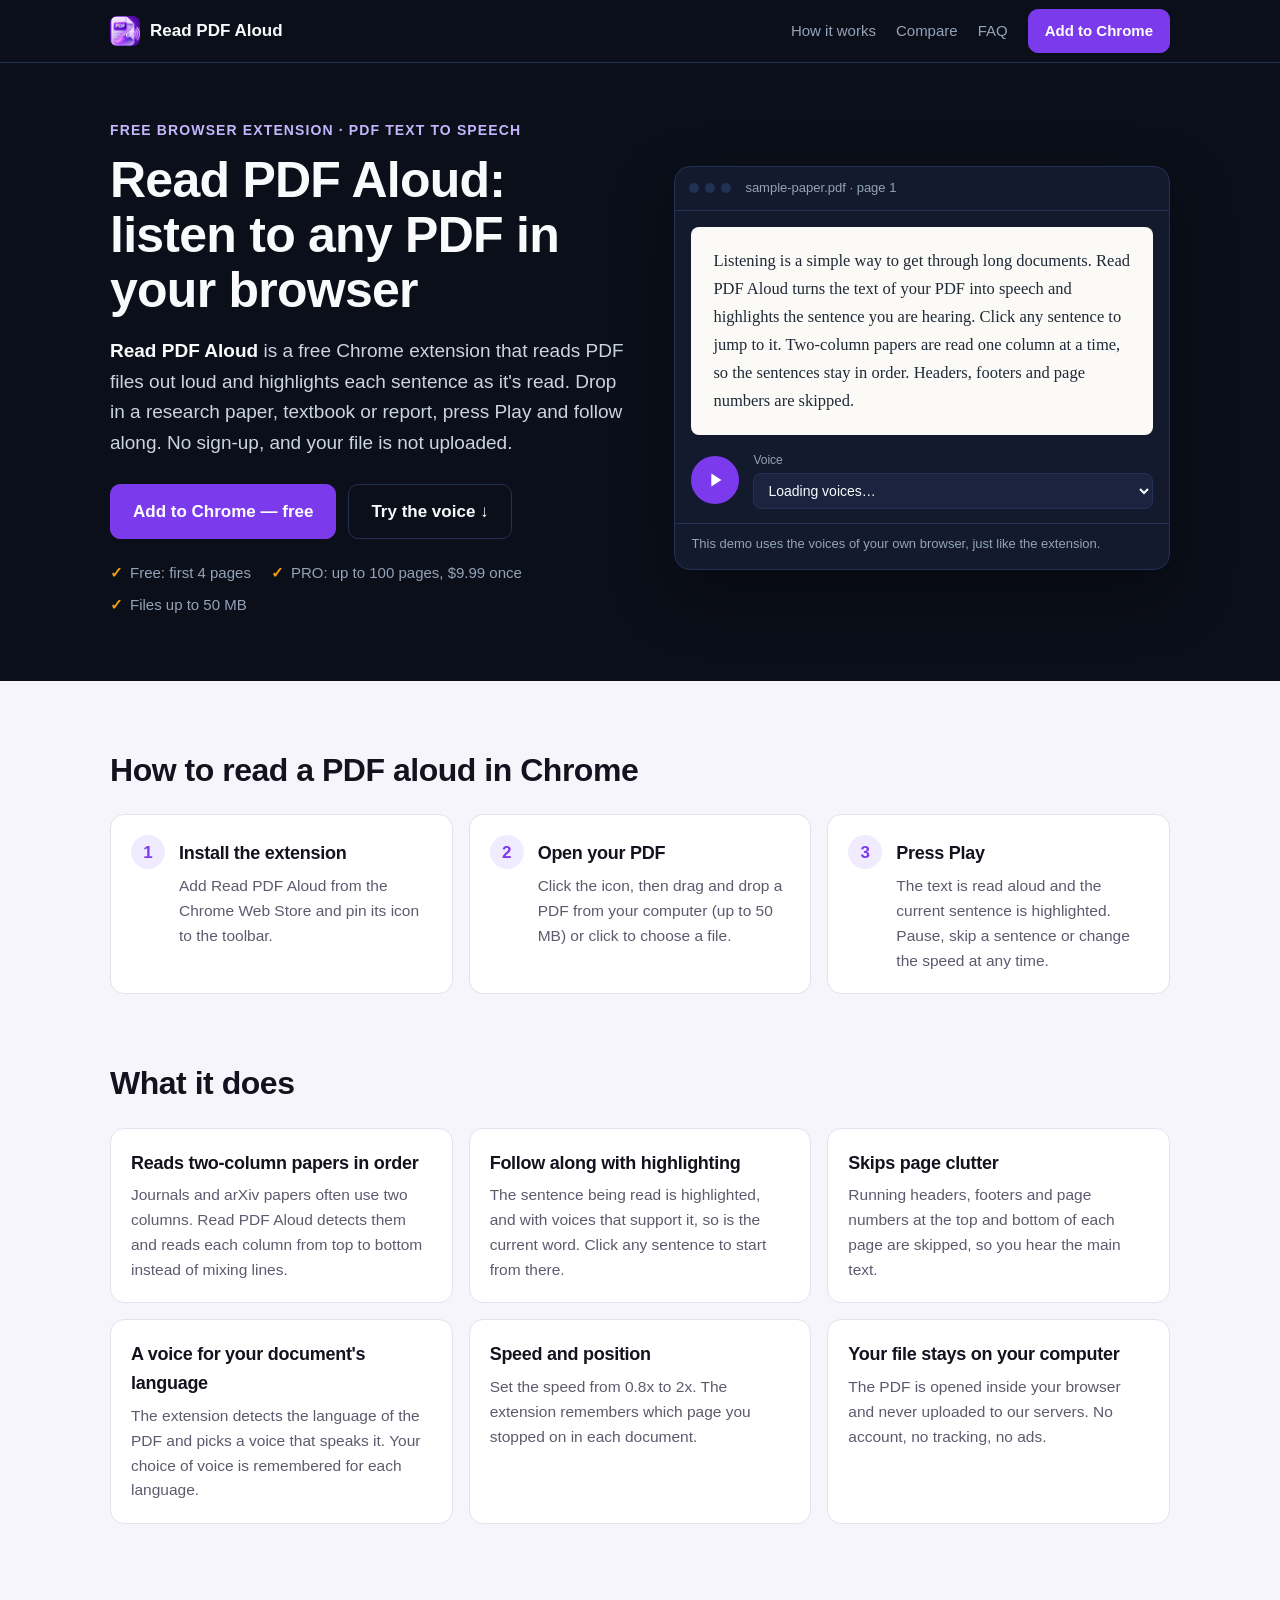
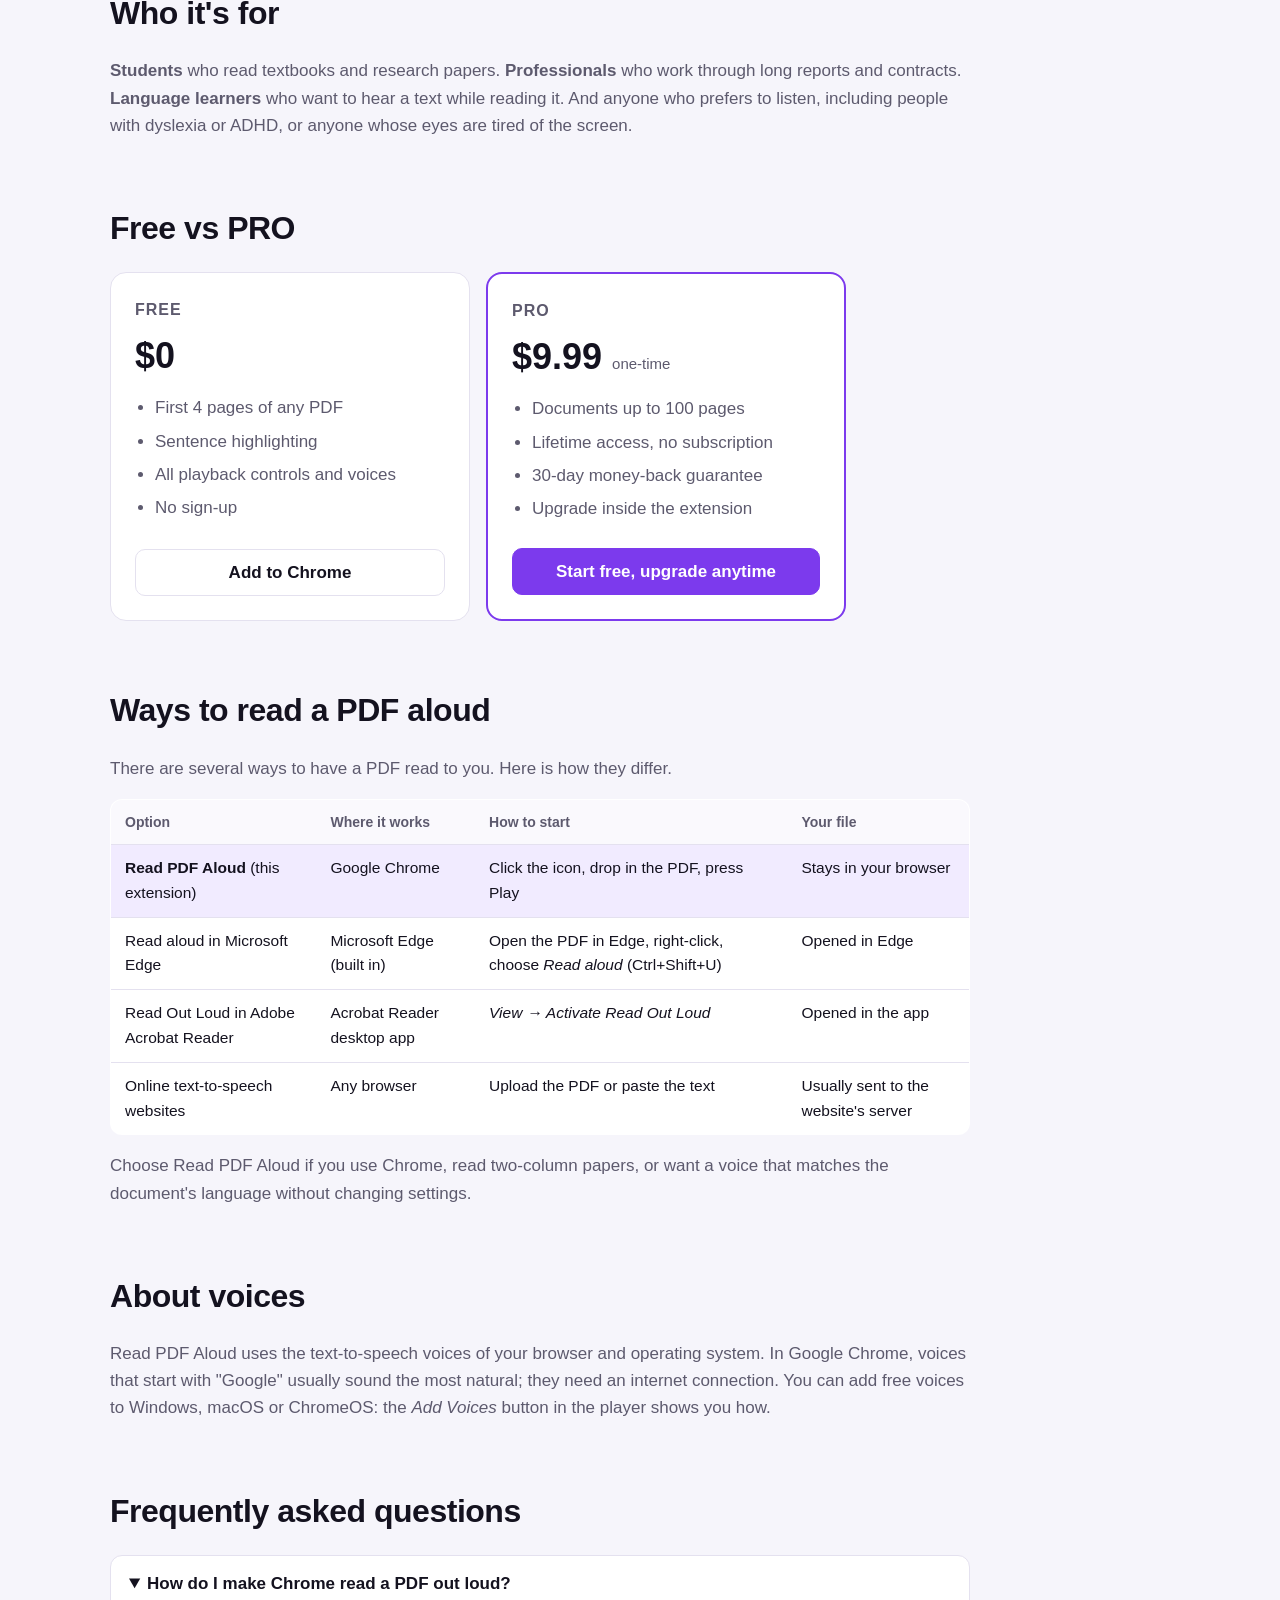
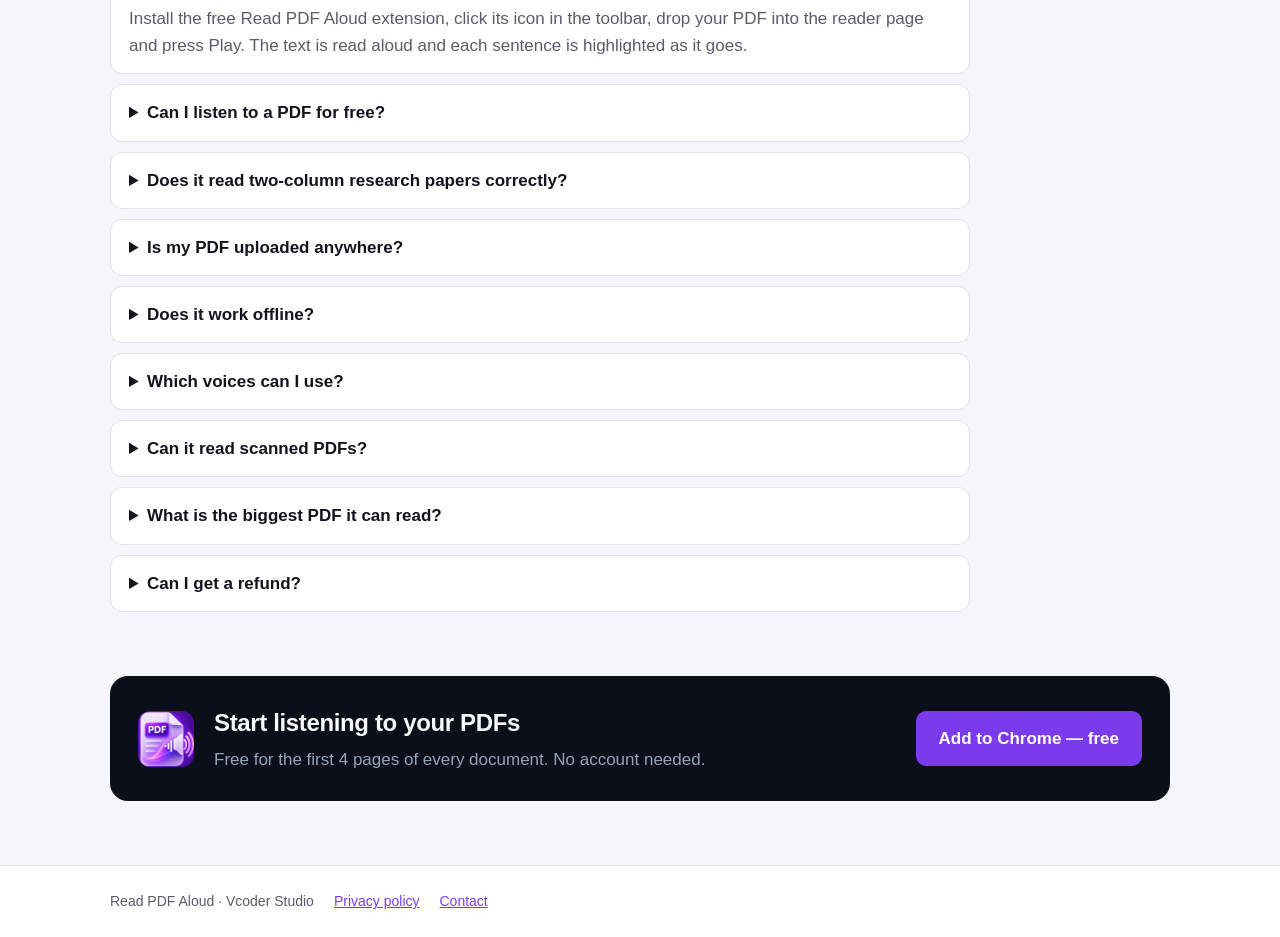
<file: index.html>
<!doctype html>
<html lang="en">
<head>
  <meta charset="utf-8">
  <meta name="viewport" content="width=device-width, initial-scale=1">
  <title>Read PDF Aloud – Free PDF Text to Speech Reader for Chrome</title>
  <meta name="description" content="Listen to any PDF in your browser. Read PDF Aloud reads PDF files out loud, highlights each sentence and reads two-column research papers in the right order. Free for the first 4 pages, no sign-up, your file is not uploaded.">
  <link rel="canonical" href="https://vcoder-studio.github.io/read-pdf-aloud/">
  <link rel="icon" href="favicon.png">
  <link rel="stylesheet" href="style.css">
  <meta name="theme-color" content="#0b0f19">
  <meta property="og:type" content="website">
  <meta property="og:title" content="Read PDF Aloud – Free PDF Text to Speech in Your Browser">
  <meta property="og:description" content="Drop in a PDF, press Play, follow the highlighted sentence. Reads two-column papers in the right order. Free for 4 pages, no sign-up.">
  <meta property="og:url" content="https://vcoder-studio.github.io/read-pdf-aloud/">
  <meta property="og:image" content="https://vcoder-studio.github.io/read-pdf-aloud/icon.png">
  <script type="application/ld+json">
  {
    "@context": "https://schema.org",
    "@type": "SoftwareApplication",
    "name": "Read PDF Aloud: PDF Text to Speech & Voice Reader",
    "alternateName": "Read PDF Aloud",
    "applicationCategory": "UtilitiesApplication",
    "applicationSubCategory": "PDF text to speech reader",
    "operatingSystem": "Google Chrome (Windows, macOS, ChromeOS, Linux)",
    "url": "https://vcoder-studio.github.io/read-pdf-aloud/",
    "installUrl": "https://chromewebstore.google.com/detail/read-pdf-aloud-pdf-text-t/dpombnoddjohiickoanmelbkcdlemaca",
    "image": "https://vcoder-studio.github.io/read-pdf-aloud/icon.png",
    "description": "Read PDF Aloud is a free browser extension that reads PDF files out loud with text-to-speech, highlights each sentence as it is read, reads two-column research papers column by column and picks a voice that matches the language of the document. The PDF is processed in the browser and is not uploaded.",
    "featureList": [
      "Reads PDF files out loud with the text-to-speech voices of the browser and operating system",
      "Highlights the sentence being read; click any sentence to start from there",
      "Reads two-column research papers one column at a time",
      "Skips running headers, footers and page numbers",
      "Picks a voice that matches the language of the PDF",
      "Speed from 0.8x to 2x, remembers where you stopped"
    ],
    "publisher": { "@type": "Organization", "name": "Vcoder Studio", "email": "client.care@tutamail.com" },
    "offers": [
      { "@type": "Offer", "price": "0", "priceCurrency": "USD", "description": "Free: the first 4 pages of any PDF" },
      { "@type": "Offer", "price": "9.99", "priceCurrency": "USD", "description": "PRO: documents up to 100 pages, one-time payment, lifetime access, 30-day money-back guarantee" }
    ]
  }
  </script>
  <script type="application/ld+json">
  {
    "@context": "https://schema.org",
    "@type": "FAQPage",
    "mainEntity": [
      { "@type": "Question", "name": "How do I make Chrome read a PDF out loud?",
        "acceptedAnswer": { "@type": "Answer", "text": "Install the free Read PDF Aloud extension, click its icon in the toolbar, drop your PDF into the reader page and press Play. The extension reads the text aloud and highlights each sentence as it goes." } },
      { "@type": "Question", "name": "Can I listen to a PDF for free?",
        "acceptedAnswer": { "@type": "Answer", "text": "Yes. The free version of Read PDF Aloud reads the first 4 pages of any PDF, with highlighting and all playback controls. PRO ($9.99, one-time payment) reads documents up to 100 pages." } },
      { "@type": "Question", "name": "Does Read PDF Aloud read two-column research papers correctly?",
        "acceptedAnswer": { "@type": "Answer", "text": "Yes. It detects two-column layouts, common in journals and arXiv papers, and reads each column from top to bottom instead of jumping across columns." } },
      { "@type": "Question", "name": "Is my PDF uploaded anywhere?",
        "acceptedAnswer": { "@type": "Answer", "text": "No. The PDF is opened and processed inside your browser and is never uploaded to our servers. There is no account, no tracking and no ads." } },
      { "@type": "Question", "name": "Does it work offline?",
        "acceptedAnswer": { "@type": "Answer", "text": "It depends on the voice. The PDF is always processed in your browser, but browser voices such as Google voices in Chrome need an internet connection. Voices installed on your computer usually work without one." } },
      { "@type": "Question", "name": "Can it read scanned PDFs?",
        "acceptedAnswer": { "@type": "Answer", "text": "Not yet. A scanned PDF is a set of page images with no real text inside, so there is nothing to read aloud." } },
      { "@type": "Question", "name": "Which voices can I use?",
        "acceptedAnswer": { "@type": "Answer", "text": "Any text-to-speech voice built into your browser or installed on Windows, macOS or ChromeOS. The extension picks a voice that matches the language of your document, and you can change it at any time." } },
      { "@type": "Question", "name": "What is the biggest PDF it can read?",
        "acceptedAnswer": { "@type": "Answer", "text": "Files up to 50 MB. The free version reads the first 4 pages; PRO reads documents up to 100 pages." } }
    ]
  }
  </script>
</head>
<body>
  <header class="site-head">
    <div class="wrap head-row">
      <a class="brand" href="#top"><img src="icon.png" alt="" width="30" height="30"> Read PDF Aloud</a>
      <nav>
        <a href="#how">How it works</a>
        <a href="#compare">Compare</a>
        <a href="#faq">FAQ</a>
        <a class="btn btn-primary store-link" href="https://chromewebstore.google.com/detail/read-pdf-aloud-pdf-text-t/dpombnoddjohiickoanmelbkcdlemaca?utm_source=site&amp;utm_medium=header">Add to Chrome</a>
      </nav>
    </div>
  </header>

  <main id="top">
    <section class="hero">
      <div class="wrap hero-grid">
        <div class="hero-copy">
          <p class="eyebrow">Free browser extension · PDF text to speech</p>
          <h1>Read PDF Aloud: listen to any PDF in your browser</h1>
          <p class="lead"><strong>Read PDF Aloud</strong> is a free Chrome extension that reads PDF files out loud and highlights each sentence as it's read. Drop in a research paper, textbook or report, press Play and follow along. No sign-up, and your file is not uploaded.</p>
          <div class="hero-actions">
            <a class="btn btn-primary btn-lg store-link" href="https://chromewebstore.google.com/detail/read-pdf-aloud-pdf-text-t/dpombnoddjohiickoanmelbkcdlemaca?utm_source=site&amp;utm_medium=hero">Add to Chrome — free</a>
            <a class="btn btn-ghost btn-lg" href="#demo">Try the voice ↓</a>
          </div>
          <ul class="facts">
            <li>Free: first 4 pages</li>
            <li>PRO: up to 100 pages, $9.99 once</li>
            <li>Files up to 50 MB</li>
          </ul>
        </div>

        <div class="player" id="demo" aria-label="Live demo of sentence highlighting">
          <div class="player-bar">
            <span class="dot"></span><span class="dot"></span><span class="dot"></span>
            <span class="player-title">sample-paper.pdf · page 1</span>
          </div>
          <div class="page" id="demoText">
            <p>Listening is a simple way to get through long documents. Read PDF Aloud turns the text of your PDF into speech and highlights the sentence you are hearing. Click any sentence to jump to it. Two-column papers are read one column at a time, so the sentences stay in order. Headers, footers and page numbers are skipped.</p>
          </div>
          <div class="controls">
            <button type="button" class="play" id="demoPlay" aria-label="Play">
              <svg viewBox="0 0 24 24" width="22" height="22" aria-hidden="true"><path id="demoIcon" d="M8 5v14l11-7z" fill="currentColor"/></svg>
            </button>
            <label class="voice">Voice
              <select id="demoVoice"><option>Loading voices…</option></select>
            </label>
          </div>
          <p class="player-note" id="demoNote">This demo uses the voices of your own browser, just like the extension.</p>
        </div>
      </div>
    </section>

    <section class="wrap section" id="how">
      <h2>How to read a PDF aloud in Chrome</h2>
      <ol class="steps">
        <li><span>1</span><div><h3>Install the extension</h3><p>Add Read PDF Aloud from the Chrome Web Store and pin its icon to the toolbar.</p></div></li>
        <li><span>2</span><div><h3>Open your PDF</h3><p>Click the icon, then drag and drop a PDF from your computer (up to 50 MB) or click to choose a file.</p></div></li>
        <li><span>3</span><div><h3>Press Play</h3><p>The text is read aloud and the current sentence is highlighted. Pause, skip a sentence or change the speed at any time.</p></div></li>
      </ol>
    </section>

    <section class="wrap section">
      <h2>What it does</h2>
      <div class="features">
        <article><h3>Reads two-column papers in order</h3><p>Journals and arXiv papers often use two columns. Read PDF Aloud detects them and reads each column from top to bottom instead of mixing lines.</p></article>
        <article><h3>Follow along with highlighting</h3><p>The sentence being read is highlighted, and with voices that support it, so is the current word. Click any sentence to start from there.</p></article>
        <article><h3>Skips page clutter</h3><p>Running headers, footers and page numbers at the top and bottom of each page are skipped, so you hear the main text.</p></article>
        <article><h3>A voice for your document's language</h3><p>The extension detects the language of the PDF and picks a voice that speaks it. Your choice of voice is remembered for each language.</p></article>
        <article><h3>Speed and position</h3><p>Set the speed from 0.8x to 2x. The extension remembers which page you stopped on in each document.</p></article>
        <article><h3>Your file stays on your computer</h3><p>The PDF is opened inside your browser and never uploaded to our servers. No account, no tracking, no ads.</p></article>
      </div>
    </section>

    <section class="wrap section prose">
      <h2>Who it's for</h2>
      <p><strong>Students</strong> who read textbooks and research papers. <strong>Professionals</strong> who work through long reports and contracts. <strong>Language learners</strong> who want to hear a text while reading it. And anyone who prefers to listen, including people with dyslexia or ADHD, or anyone whose eyes are tired of the screen.</p>
    </section>

    <section class="wrap section" id="pricing">
      <h2>Free vs PRO</h2>
      <div class="plans">
        <div class="plan">
          <h3>Free</h3>
          <p class="price">$0</p>
          <ul>
            <li>First 4 pages of any PDF</li>
            <li>Sentence highlighting</li>
            <li>All playback controls and voices</li>
            <li>No sign-up</li>
          </ul>
          <a class="btn btn-ghost store-link" href="https://chromewebstore.google.com/detail/read-pdf-aloud-pdf-text-t/dpombnoddjohiickoanmelbkcdlemaca?utm_source=site&amp;utm_medium=pricing">Add to Chrome</a>
        </div>
        <div class="plan plan-pro">
          <h3>PRO</h3>
          <p class="price">$9.99 <small>one-time</small></p>
          <ul>
            <li>Documents up to 100 pages</li>
            <li>Lifetime access, no subscription</li>
            <li>30-day money-back guarantee</li>
            <li>Upgrade inside the extension</li>
          </ul>
          <a class="btn btn-primary store-link" href="https://chromewebstore.google.com/detail/read-pdf-aloud-pdf-text-t/dpombnoddjohiickoanmelbkcdlemaca?utm_source=site&amp;utm_medium=pricing-pro">Start free, upgrade anytime</a>
        </div>
      </div>
    </section>

    <section class="wrap section prose" id="compare">
      <h2>Ways to read a PDF aloud</h2>
      <p>There are several ways to have a PDF read to you. Here is how they differ.</p>
      <div class="table-scroll">
        <table>
          <thead><tr><th>Option</th><th>Where it works</th><th>How to start</th><th>Your file</th></tr></thead>
          <tbody>
            <tr><td><strong>Read PDF Aloud</strong> (this extension)</td><td>Google Chrome</td><td>Click the icon, drop in the PDF, press Play</td><td>Stays in your browser</td></tr>
            <tr><td>Read aloud in Microsoft Edge</td><td>Microsoft Edge (built in)</td><td>Open the PDF in Edge, right-click, choose <em>Read aloud</em> (Ctrl+Shift+U)</td><td>Opened in Edge</td></tr>
            <tr><td>Read Out Loud in Adobe Acrobat Reader</td><td>Acrobat Reader desktop app</td><td><em>View → Activate Read Out Loud</em></td><td>Opened in the app</td></tr>
            <tr><td>Online text-to-speech websites</td><td>Any browser</td><td>Upload the PDF or paste the text</td><td>Usually sent to the website's server</td></tr>
          </tbody>
        </table>
      </div>
      <p>Choose Read PDF Aloud if you use Chrome, read two-column papers, or want a voice that matches the document's language without changing settings.</p>
    </section>

    <section class="wrap section prose" id="voices">
      <h2>About voices</h2>
      <p>Read PDF Aloud uses the text-to-speech voices of your browser and operating system. In Google Chrome, voices that start with "Google" usually sound the most natural; they need an internet connection. You can add free voices to Windows, macOS or ChromeOS: the <em>Add Voices</em> button in the player shows you how.</p>
    </section>

    <section class="wrap section prose" id="faq">
      <h2>Frequently asked questions</h2>
      <details open><summary>How do I make Chrome read a PDF out loud?</summary>
        <p>Install the free Read PDF Aloud extension, click its icon in the toolbar, drop your PDF into the reader page and press Play. The text is read aloud and each sentence is highlighted as it goes.</p></details>
      <details><summary>Can I listen to a PDF for free?</summary>
        <p>Yes. The free version reads the first 4 pages of any PDF, with highlighting and all playback controls. PRO ($9.99, one-time payment) reads documents up to 100 pages.</p></details>
      <details><summary>Does it read two-column research papers correctly?</summary>
        <p>Yes. Two-column layouts, common in journals and arXiv papers, are detected and read one column at a time, from top to bottom.</p></details>
      <details><summary>Is my PDF uploaded anywhere?</summary>
        <p>No. The PDF is opened and processed inside your browser and is never uploaded to our servers. There is no account, no tracking and no ads. See the <a href="privacy.html">privacy policy</a>.</p></details>
      <details><summary>Does it work offline?</summary>
        <p>It depends on the voice. Your PDF is always processed in the browser, but browser voices such as "Google" voices in Chrome need an internet connection. Voices installed on your computer usually work without one.</p></details>
      <details><summary>Which voices can I use?</summary>
        <p>Any text-to-speech voice built into your browser or installed on Windows, macOS or ChromeOS. The extension picks a voice that matches the language of your document, and you can change it at any time.</p></details>
      <details><summary>Can it read scanned PDFs?</summary>
        <p>Not yet. A scanned PDF is a set of page images with no real text inside, so there is nothing to read aloud.</p></details>
      <details><summary>What is the biggest PDF it can read?</summary>
        <p>Files up to 50 MB. The free version reads the first 4 pages; PRO reads documents up to 100 pages.</p></details>
      <details><summary>Can I get a refund?</summary>
        <p>Yes. PRO comes with a 30-day money-back guarantee. Write to <a href="mailto:client.care@tutamail.com?subject=Read%20PDF%20Aloud%20refund">client.care@tutamail.com</a>.</p></details>
    </section>

    <section class="wrap section">
      <div class="cta">
        <img src="icon.png" alt="" width="56" height="56">
        <div>
          <h2>Start listening to your PDFs</h2>
          <p>Free for the first 4 pages of every document. No account needed.</p>
        </div>
        <a class="btn btn-primary btn-lg store-link" href="https://chromewebstore.google.com/detail/read-pdf-aloud-pdf-text-t/dpombnoddjohiickoanmelbkcdlemaca?utm_source=site&amp;utm_medium=footer-cta">Add to Chrome — free</a>
      </div>
    </section>
  </main>

  <footer class="site-foot">
    <div class="wrap foot-row">
      <span>Read PDF Aloud · Vcoder Studio</span>
      <a href="privacy.html">Privacy policy</a>
      <a href="mailto:client.care@tutamail.com?subject=Read%20PDF%20Aloud">Contact</a>
    </div>
  </footer>

  <script src="demo.js"></script>
</body>
</html>
</file>
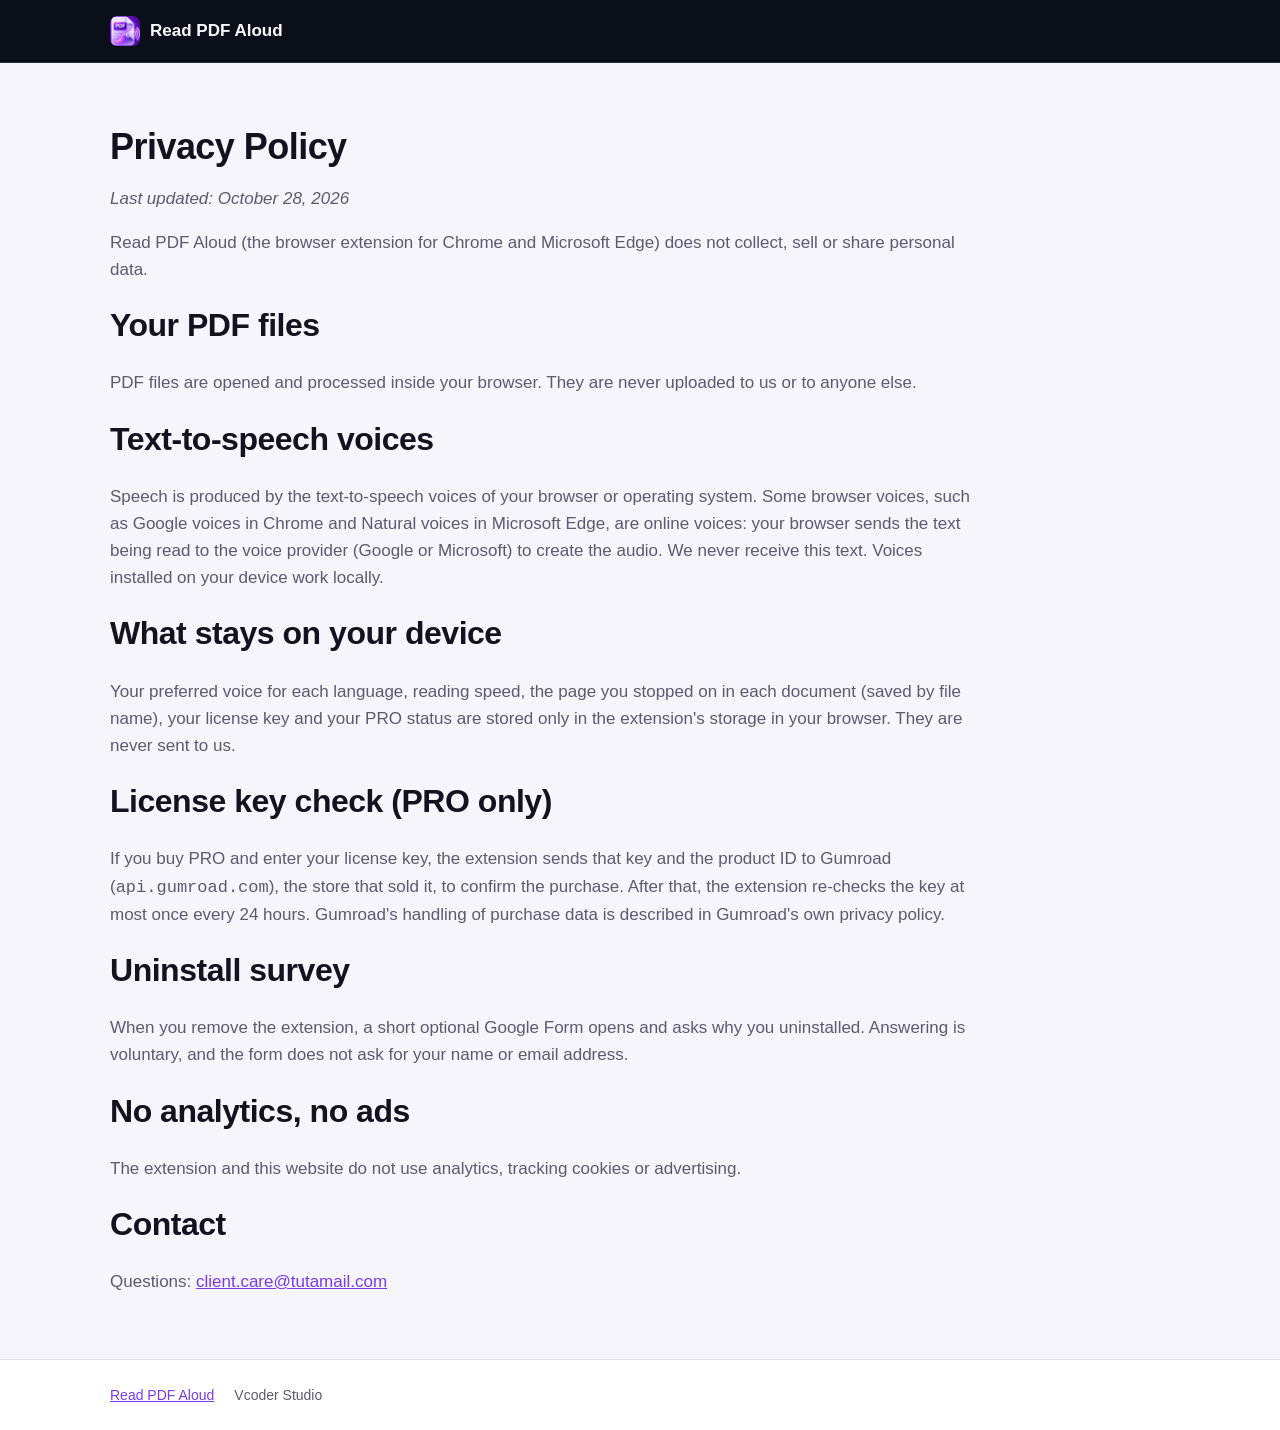
<file: privacy.html>
<!doctype html>
<html lang="en">
<head>
  <meta charset="utf-8">
  <meta name="viewport" content="width=device-width, initial-scale=1">
  <title>Privacy Policy – Read PDF Aloud</title>
  <meta name="description" content="Privacy policy of the Read PDF Aloud browser extension: your PDF is processed in your browser and never uploaded.">
  <link rel="canonical" href="https://vcoder-studio.github.io/read-pdf-aloud/privacy.html">
  <link rel="icon" href="favicon.png">
  <link rel="stylesheet" href="style.css">
</head>
<body>
  <header class="site-head">
    <div class="wrap head-row">
      <a class="brand" href="index.html"><img src="icon.png" alt="" width="30" height="30"> Read PDF Aloud</a>
    </div>
  </header>
  <main class="wrap section prose">
    <h1 style="font-size:36px">Privacy Policy</h1>
    <p><em>Last updated: October 28, 2026</em></p>
    <p>Read PDF Aloud (the browser extension for Chrome and Microsoft Edge) does not collect, sell or share personal data.</p>

    <h2>Your PDF files</h2>
    <p>PDF files are opened and processed inside your browser. They are never uploaded to us or to anyone else.</p>

    <h2>Text-to-speech voices</h2>
    <p>Speech is produced by the text-to-speech voices of your browser or operating system. Some browser voices, such as Google voices in Chrome and Natural voices in Microsoft Edge, are online voices: your browser sends the text being read to the voice provider (Google or Microsoft) to create the audio. We never receive this text. Voices installed on your device work locally.</p>

    <h2>What stays on your device</h2>
    <p>Your preferred voice for each language, reading speed, the page you stopped on in each document (saved by file name), your license key and your PRO status are stored only in the extension's storage in your browser. They are never sent to us.</p>

    <h2>License key check (PRO only)</h2>
    <p>If you buy PRO and enter your license key, the extension sends that key and the product ID to Gumroad (<code>api.gumroad.com</code>), the store that sold it, to confirm the purchase. After that, the extension re-checks the key at most once every 24 hours. Gumroad's handling of purchase data is described in Gumroad's own privacy policy.</p>

    <h2>Uninstall survey</h2>
    <p>When you remove the extension, a short optional Google Form opens and asks why you uninstalled. Answering is voluntary, and the form does not ask for your name or email address.</p>

    <h2>No analytics, no ads</h2>
    <p>The extension and this website do not use analytics, tracking cookies or advertising.</p>

    <h2>Contact</h2>
    <p>Questions: <a href="mailto:client.care@tutamail.com">client.care@tutamail.com</a></p>
  </main>
  <footer class="site-foot"><div class="wrap foot-row"><a href="index.html">Read PDF Aloud</a><span>Vcoder Studio</span></div></footer>
</body>
</html>
</file>
<file: style.css>
:root {
  --bg: #f6f5fb;
  --card: #ffffff;
  --text: #14121f;
  --muted: #5d5a6e;
  --line: #e4e1ef;
  --accent: #7c3aed;
  --accent-soft: #f1ebff;
  --ink: #0b0f19;
  --ink-card: #131a2e;
  --ink-line: #223154;
  --ink-text: #f8fafc;
  --ink-muted: #94a3b8;
  --amber: #f59e0b;
  --amber-soft: rgba(245, 158, 11, 0.16);
}
* { box-sizing: border-box; }
html { scroll-behavior: smooth; }
body { margin: 0; background: var(--bg); color: var(--text); font: 17px/1.6 -apple-system, "Segoe UI", Roboto, Inter, Arial, sans-serif; }
.wrap { max-width: 1100px; margin: 0 auto; padding: 0 20px; }
a { color: var(--accent); }
h1, h2, h3 { letter-spacing: -0.015em; }

.site-head { background: var(--ink); position: sticky; top: 0; z-index: 5; border-bottom: 1px solid var(--ink-line); }
.head-row { display: flex; align-items: center; justify-content: space-between; height: 62px; }
.brand { display: flex; align-items: center; gap: 10px; font-weight: 700; color: var(--ink-text); text-decoration: none; }
.brand img { border-radius: 7px; }
nav { display: flex; align-items: center; gap: 20px; font-size: 15px; }
nav a { color: var(--ink-muted); text-decoration: none; }
nav a:hover { color: var(--ink-text); }

.btn { display: inline-block; border-radius: 10px; padding: 9px 16px; font-weight: 600; text-decoration: none; border: 1px solid var(--line); color: var(--text); background: #fff; }
.btn-lg { padding: 13px 22px; font-size: 17px; }
nav .btn-primary, .btn-primary { background: var(--accent); color: #fff; border-color: var(--accent); }
.btn-primary:hover { filter: brightness(1.1); }
.btn-ghost { background: transparent; }
.hero .btn-ghost { color: var(--ink-text); border-color: var(--ink-line); }
.hero .btn-ghost:hover { border-color: var(--ink-muted); }

.hero { background: var(--ink); color: var(--ink-text); padding: 56px 0 64px; }
.hero-grid { display: grid; grid-template-columns: minmax(0, 1.05fr) minmax(0, 1fr); gap: 44px; align-items: center; }
.eyebrow { margin: 0 0 12px; color: #c4b5fd; font-size: 14px; font-weight: 600; text-transform: uppercase; letter-spacing: .08em; }
h1 { font-size: clamp(32px, 4.6vw, 50px); line-height: 1.1; margin: 0 0 18px; }
.lead { font-size: 19px; color: #cbd5e1; margin: 0; }
.lead strong { color: var(--ink-text); }
.hero-actions { display: flex; flex-wrap: wrap; gap: 12px; margin-top: 26px; }
.facts { display: flex; flex-wrap: wrap; gap: 8px 20px; list-style: none; padding: 0; margin: 22px 0 0; color: var(--ink-muted); font-size: 15px; }
.facts li::before { content: "✓"; color: var(--amber); margin-right: 7px; font-weight: 700; }

.player { background: var(--ink-card); border: 1px solid var(--ink-line); border-radius: 16px; overflow: hidden; box-shadow: 0 24px 60px rgba(0, 0, 0, .35); }
.player-bar { display: flex; align-items: center; gap: 6px; padding: 11px 14px; border-bottom: 1px solid var(--ink-line); }
.dot { width: 10px; height: 10px; border-radius: 50%; background: var(--ink-line); }
.player-title { margin-left: 8px; font-size: 13px; color: var(--ink-muted); }
.page { background: #fbfaf7; color: #1f2937; margin: 16px; border-radius: 8px; padding: 20px 22px; font-family: Georgia, "Times New Roman", serif; font-size: 16.5px; line-height: 1.7; }
.page p { margin: 0; }
.s { cursor: pointer; border-radius: 3px; padding: 1px 0; transition: background-color .15s; }
.s:hover { background: rgba(124, 58, 237, .08); }
.s.on { background: var(--amber-soft); box-shadow: inset 0 -2px 0 var(--amber); }
.controls { display: flex; align-items: center; gap: 14px; padding: 0 16px 14px; }
.play { flex: none; width: 48px; height: 48px; border-radius: 50%; border: 0; background: var(--accent); color: #fff; display: grid; place-items: center; cursor: pointer; }
.play:hover { filter: brightness(1.1); }
.play:focus-visible, select:focus-visible { outline: 2px solid #c4b5fd; outline-offset: 2px; }
.voice { flex: 1; min-width: 0; font-size: 12px; color: var(--ink-muted); }
.voice select { display: block; width: 100%; margin-top: 3px; padding: 8px 10px; font: inherit; font-size: 14px; color: var(--ink-text); background: #1a243f; border: 1px solid var(--ink-line); border-radius: 8px; }
.player-note { margin: 0; padding: 10px 16px 14px; font-size: 13px; color: var(--ink-muted); border-top: 1px solid var(--ink-line); }

.section { margin-top: 64px; }
.section > h2, .prose h2 { font-size: clamp(26px, 3vw, 32px); margin: 0 0 18px; }
.prose > * { max-width: 860px; }
.prose p { color: var(--muted); }

.steps { list-style: none; padding: 0; margin: 0; display: grid; grid-template-columns: repeat(3, 1fr); gap: 16px; }
.steps li { display: flex; gap: 14px; background: var(--card); border: 1px solid var(--line); border-radius: 14px; padding: 20px; }
.steps span { flex: none; width: 34px; height: 34px; border-radius: 50%; background: var(--accent-soft); color: var(--accent); font-weight: 700; display: grid; place-items: center; }
.steps h3 { margin: 4px 0 6px; font-size: 18px; }
.steps p { margin: 0; color: var(--muted); font-size: 15.5px; }

.features { display: grid; grid-template-columns: repeat(3, 1fr); gap: 16px; }
.features article { background: var(--card); border: 1px solid var(--line); border-radius: 14px; padding: 20px; }
.features h3 { margin: 0 0 6px; font-size: 18px; }
.features p { margin: 0; color: var(--muted); font-size: 15.5px; }

.plans { display: grid; grid-template-columns: repeat(2, minmax(0, 360px)); gap: 16px; }
.plan { background: var(--card); border: 1px solid var(--line); border-radius: 16px; padding: 24px; display: flex; flex-direction: column; }
.plan h3 { margin: 0; font-size: 16px; text-transform: uppercase; letter-spacing: .06em; color: var(--muted); }
.price { font-size: 36px; font-weight: 700; margin: 4px 0 10px; }
.price small { font-size: 15px; font-weight: 500; color: var(--muted); }
.plan ul { padding-left: 20px; margin: 0 0 20px; color: var(--muted); flex: 1; }
.plan li { margin-bottom: 6px; }
.plan .btn { text-align: center; }
.plan-pro { border: 2px solid var(--accent); }

.table-scroll { overflow-x: auto; }
table { border-collapse: collapse; width: 100%; min-width: 640px; background: #fff; border: 1px solid var(--line); border-radius: 12px; overflow: hidden; font-size: 15.5px; }
th, td { text-align: left; vertical-align: top; padding: 11px 14px; border-bottom: 1px solid var(--line); }
th { background: #faf9fd; font-size: 14px; color: var(--muted); }
tbody tr:first-child { background: var(--accent-soft); }

details { background: #fff; border: 1px solid var(--line); border-radius: 12px; padding: 14px 18px; margin-bottom: 10px; }
summary { font-weight: 600; cursor: pointer; }
details p { margin: 8px 0 0; }

.cta { display: flex; align-items: center; gap: 20px; background: var(--ink); color: var(--ink-text); border-radius: 18px; padding: 28px; }
.cta img { border-radius: 12px; }
.cta h2 { margin: 0 0 4px; font-size: 24px; }
.cta p { margin: 0; color: var(--ink-muted); }
.cta .btn { margin-left: auto; white-space: nowrap; }

.site-foot { margin-top: 64px; padding: 24px 0; border-top: 1px solid var(--line); background: #fff; font-size: 14px; }
.foot-row { display: flex; flex-wrap: wrap; gap: 20px; color: var(--muted); }

@media (max-width: 880px) {
  .hero-grid { grid-template-columns: 1fr; }
  .steps, .features { grid-template-columns: 1fr; }
  .plans { grid-template-columns: 1fr; }
  .cta { flex-direction: column; align-items: flex-start; }
  .cta .btn { margin-left: 0; }
  nav a:not(.btn) { display: none; }
}
@media (max-width: 420px) {
  .wrap { padding: 0 16px; }
  .page { margin: 12px; padding: 16px; }
}
@media (prefers-reduced-motion: reduce) {
  html { scroll-behavior: auto; }
  .s { transition: none; }
}
</file>
